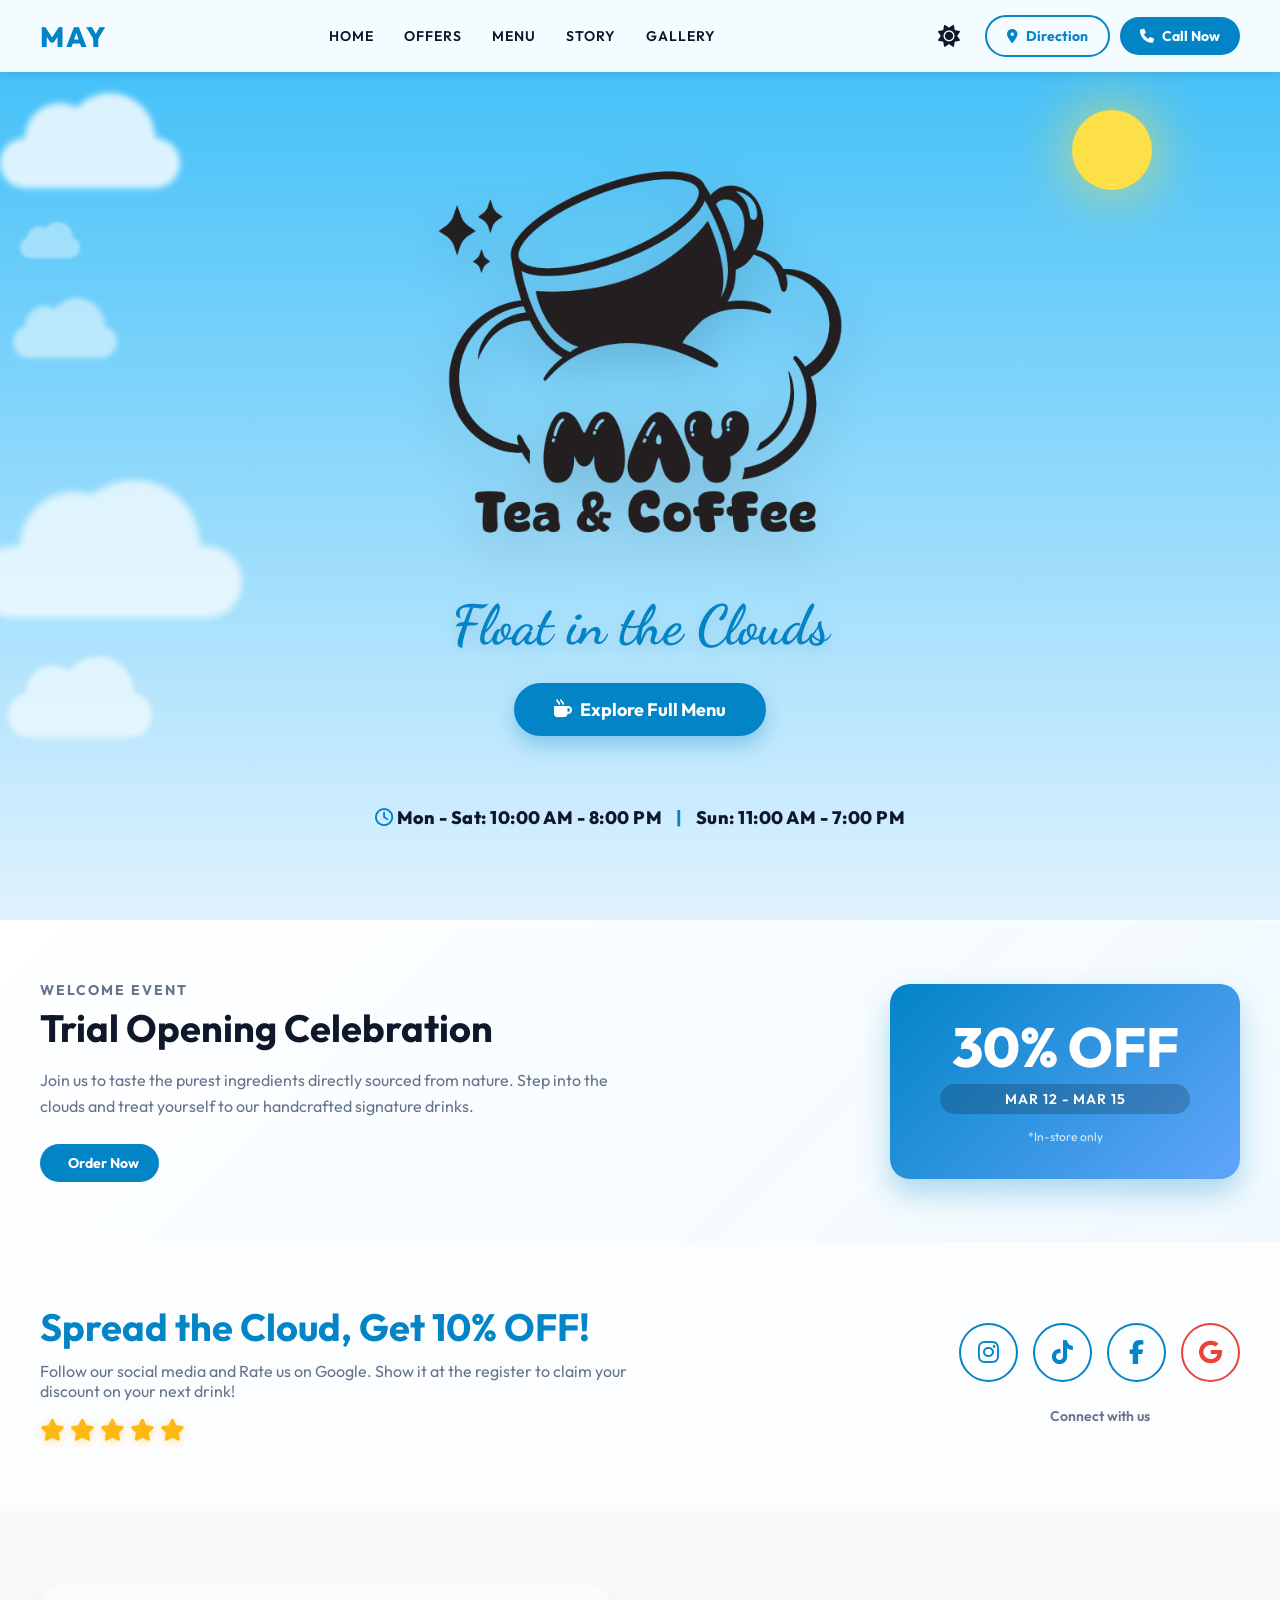
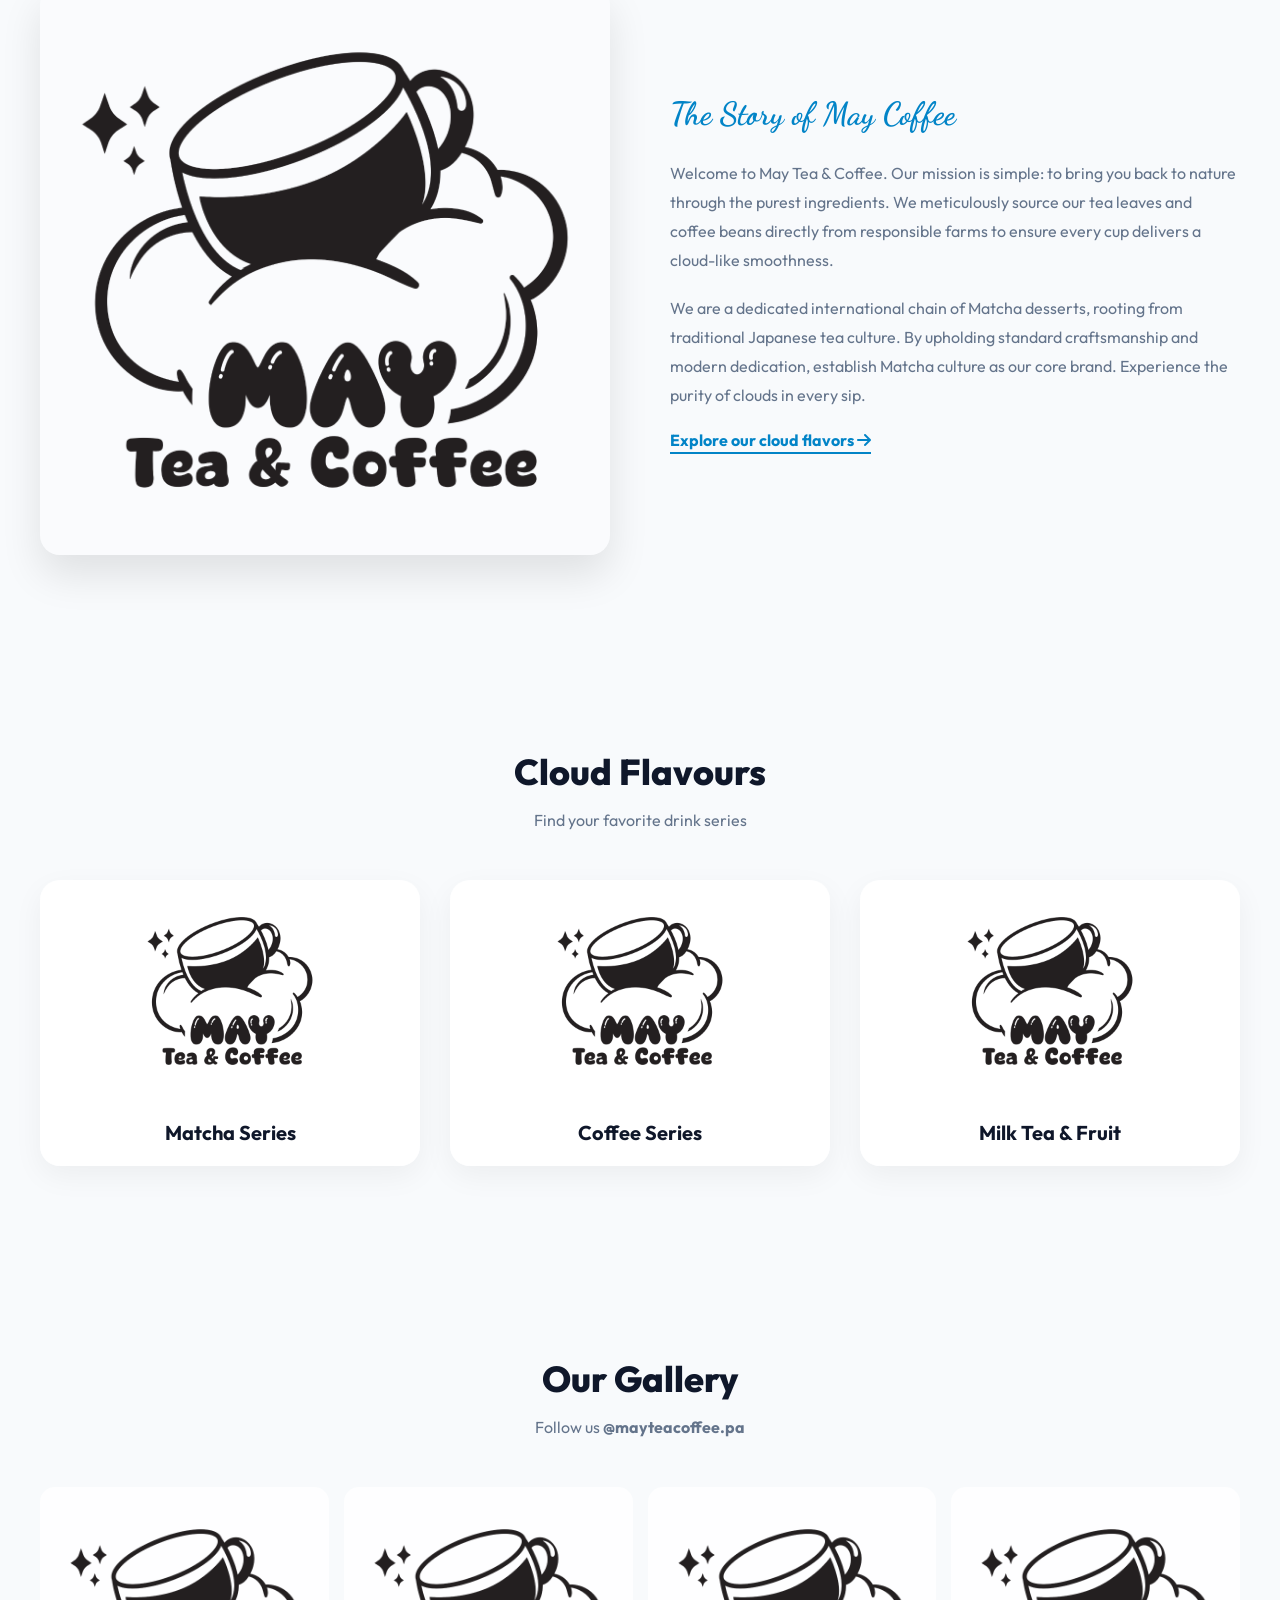
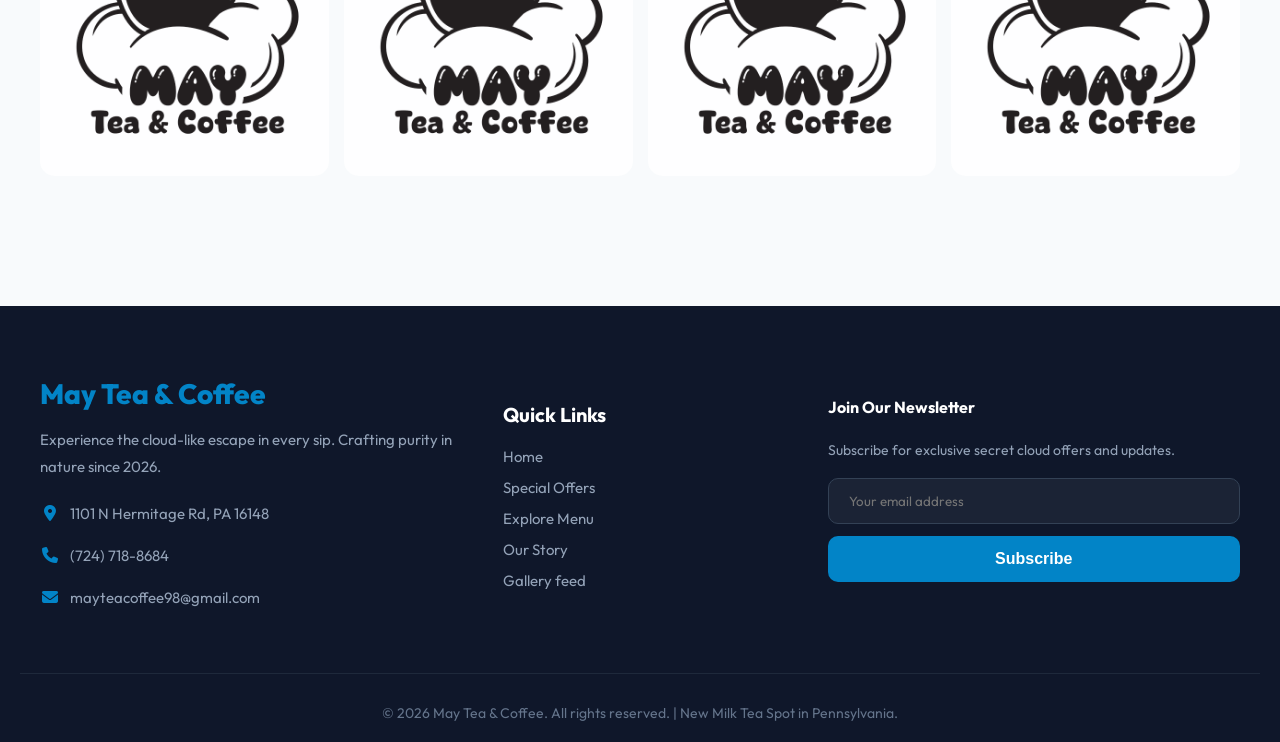
<file: index.html>
<!DOCTYPE html>
<html lang="en">
<head>
    <meta charset="UTF-8">
    <meta name="viewport" content="width=device-width, initial-scale=1.0">
    <title>May Tea & Coffee | Your Cloud Escape</title>
    <link href="https://fonts.googleapis.com/css2?family=Outfit:wght@300;400;500;700;800&family=Dancing+Script:wght@700&display=swap" rel="stylesheet">
    <link rel="stylesheet" href="https://cdnjs.cloudflare.com/ajax/libs/font-awesome/6.5.0/css/all.min.css">
    
    <style>
        /* ==== CSS RESET & BIẾN TOÀN CỤC (3 CHẾ ĐỘ: DAY, SUNSET, NIGHT) ==== */
        :root {
            --primary: #0284c7; 
            --primary-glow: rgba(2, 132, 199, 0.3);
            
            /* TRỜI SÁNG (DAY MODE) */
            --bg-main: #f8fafc;
            --text-main: #0f172a;
            --text-gray: #64748b;
            --card-bg: rgba(255, 255, 255, 0.9);
            --band-bg-1: linear-gradient(135deg, rgba(255, 255, 255, 0.9), rgba(240, 249, 255, 0.95));
            --band-bg-2: rgba(255, 255, 255, 0.6);
            --sky-top: #38bdf8; 
            --sky-bottom: #e0f2fe; 
            --cloud-color: #ffffff;
            --nav-bg: rgba(255, 255, 255, 0.95);
            --shadow: 0 10px 30px rgba(0,0,0,0.05);
            --glass-border: rgba(255,255,255,0.8);
        }

        /* HOÀNG HÔN (SUNSET MODE) */
        body.sunset-mode {
            --sky-top: #ff7e5f; 
            --sky-bottom: #feb47b;
            --cloud-color: rgba(255, 245, 245, 0.9); 
            --primary: #be123c; 
            --primary-glow: rgba(190, 18, 60, 0.3);
            --band-bg-1: linear-gradient(135deg, rgba(255, 245, 245, 0.9), rgba(254, 215, 170, 0.9));
            --band-bg-2: rgba(255, 255, 255, 0.5);
        }

        /* ĐÊM (NIGHT MODE) */
        body.dark-mode {
            --bg-main: #0f172a;
            --text-main: #f8fafc;
            --text-gray: #94a3b8;
            --card-bg: rgba(30, 41, 59, 0.9);
            --band-bg-1: linear-gradient(135deg, rgba(30, 41, 59, 0.9), rgba(15, 23, 42, 0.95));
            --band-bg-2: rgba(30, 41, 59, 0.5);
            --sky-top: #020617; 
            --sky-bottom: #1e293b;
            --cloud-color: #334155; 
            --nav-bg: rgba(15, 23, 42, 0.95);
            --primary: #38bdf8; 
            --shadow: 0 10px 30px rgba(0,0,0,0.5);
            --glass-border: rgba(255,255,255,0.1);
        }

        body, html {
            margin: 0; padding: 0;
            font-family: 'Outfit', sans-serif;
            color: var(--text-main);
            background-color: var(--bg-main);
            scroll-behavior: smooth;
            transition: background 1s ease, color 0.5s ease;
            overflow-x: hidden;
        }

        a { text-decoration: none; color: inherit; }

        /* ==== 1. HEADER ==== */
        .header {
            position: fixed; top: 0; left: 0; width: 100%;
            display: flex; justify-content: space-between; align-items: center;
            padding: 15px 40px; box-sizing: border-box;
            background: var(--nav-bg); backdrop-filter: blur(10px); -webkit-backdrop-filter: blur(10px);
            box-shadow: 0 2px 10px rgba(0,0,0,0.1);
            z-index: 1000; transition: all 0.5s ease;
        }

        .logo-text { font-family: 'Outfit', sans-serif; font-size: 28px; font-weight: 800; color: var(--primary); letter-spacing: 2px; text-transform: uppercase; transition: color 0.5s ease;}
        
        .nav-menu { display: flex; gap: 30px; }
        .nav-menu a { font-weight: 600; text-transform: uppercase; font-size: 14px; letter-spacing: 1px; transition: 0.3s; }
        .nav-menu a:hover { color: var(--primary); }

        .header-actions { display: flex; gap: 10px; align-items: center; }
        .btn {
            background: var(--primary); color: white;
            padding: 10px 20px; border-radius: 50px;
            font-weight: 700; transition: 0.3s; cursor: pointer; border: none; font-size: 14px;
            display: inline-flex; align-items: center; gap: 8px;
        }
        .btn:hover { transform: translateY(-2px); box-shadow: 0 10px 20px var(--primary-glow); filter: brightness(1.1); }
        .btn-outline { background: transparent; border: 2px solid var(--primary); color: var(--primary); }
        .btn-outline:hover { background: var(--primary); color: white; }
        
        .dark-toggle { font-size: 22px; color: var(--text-main); cursor: pointer; margin-right: 15px; transition: 0.3s; }
        .dark-toggle:hover { transform: scale(1.1); color: var(--primary); }

        /* Nút Hamburger cho Mobile */
        .mobile-menu-btn { display: none; font-size: 26px; color: var(--primary); cursor: pointer; margin-left: 5px; }

        /* MOBILE MENU OVERLAY (LỚP KÍNH MỜ TOÀN MÀN HÌNH) */
        .mobile-menu-overlay {
            position: fixed; top: 0; left: 0; width: 100%; height: 100vh;
            background: var(--nav-bg); backdrop-filter: blur(20px); -webkit-backdrop-filter: blur(20px);
            z-index: 2000; display: flex; flex-direction: column; justify-content: center; align-items: center;
            opacity: 0; pointer-events: none; transition: 0.4s ease; transform: translateY(-20px);
        }
        .mobile-menu-overlay.active { opacity: 1; pointer-events: all; transform: translateY(0); }
        .close-menu-btn { position: absolute; top: 20px; right: 25px; font-size: 36px; color: var(--text-main); cursor: pointer; }
        
        .mobile-nav-links { display: flex; flex-direction: column; gap: 30px; text-align: center; }
        .mobile-nav-links a { font-size: 24px; font-weight: 700; color: var(--text-main); text-transform: uppercase; letter-spacing: 2px; transition: 0.3s; }
        .mobile-nav-links a:hover { color: var(--primary); }

        /* THANH BOTTOM BAR (CHỈ HIỂN THỊ MOBILE) */
        .floating-bar { display: none; }

        /* ==== 2. HERO SECTION ==== */
        .hero {
            position: relative; min-height: 80vh; 
            background: linear-gradient(180deg, var(--sky-top) 0%, var(--sky-bottom) 100%);
            display: flex; flex-direction: column; justify-content: center; align-items: center;
            text-align: center; padding: 120px 20px 80px; overflow: hidden; 
            transition: background 1s ease;
        }

        .sun-moon-box { position: absolute; top: 12%; right: 10%; width: 80px; height: 80px; transition: all 1s ease; z-index: 1; }
        body.sunset-mode .sun-moon-box { display: none; }
        .sun-moon { width: 100%; height: 100%; border-radius: 50%; background: #fde047; box-shadow: 0 0 60px rgba(253, 224, 71, 0.8); transition: all 1s ease; }
        body.dark-mode .sun-moon { background: transparent; box-shadow: inset -15px -15px 0 0 #f8fafc, 0 0 30px rgba(255,255,255,0.2); }

        .moving-clouds { position: absolute; top: 0; left: 0; width: 100%; height: 100%; z-index: 2; pointer-events: none; }
        .cloud-anim { position: absolute; background: var(--cloud-color); border-radius: 50px; filter: blur(3px); transition: background 1s ease; }
        .cloud-anim::before, .cloud-anim::after { content: ''; position: absolute; background: var(--cloud-color); border-radius: 50%; transition: background 1s ease; }
        
        .c1 { width: 180px; height: 50px; top: 15%; opacity: 0.8; animation: drift 45s linear infinite; }
        .c1::before { width: 70px; height: 70px; top: -35px; left: 25px; } .c1::after { width: 90px; height: 90px; top: -45px; right: 25px; }
        .c2 { width: 130px; height: 40px; top: 35%; opacity: 0.5; transform: scale(0.8); animation: drift 35s linear infinite reverse; }
        .c2::before { width: 50px; height: 50px; top: -25px; left: 15px; } .c2::after { width: 70px; height: 70px; top: -35px; right: 15px; }
        .c3 { width: 220px; height: 60px; top: 60%; opacity: 0.7; transform: scale(1.2); animation: drift 60s linear infinite; }
        .c3::before { width: 90px; height: 90px; top: -45px; left: 35px; } .c3::after { width: 110px; height: 110px; top: -55px; right: 35px; }
        .c4 { width: 100px; height: 35px; top: 25%; opacity: 0.4; transform: scale(0.6); animation: drift 25s linear infinite reverse; }
        .c4::before { width: 40px; height: 40px; top: -18px; left: 12px; } .c4::after { width: 50px; height: 50px; top: -25px; right: 12px; }
        .c5 { width: 160px; height: 50px; top: 75%; opacity: 0.6; transform: scale(0.9); animation: drift 50s linear infinite; }
        .c5::before { width: 60px; height: 60px; top: -30px; left: 20px; } .c5::after { width: 80px; height: 80px; top: -40px; right: 20px; }

        @keyframes drift { from { left: -30%; } to { left: 110%; } }

        .hero-content { position: relative; z-index: 10; display: flex; flex-direction: column; align-items: center;}
        .hero-logo { width: 440px; max-width: 90vw; margin-bottom: 20px; filter: drop-shadow(0 15px 25px rgba(0,0,0,0.15)); animation: float 6s ease-in-out infinite; transition: all 0.5s ease; }
        .hero h1 { font-family: 'Dancing Script', cursive; font-size: 55px; margin: 0 0 25px; color: var(--primary); text-shadow: 0 5px 15px rgba(0,0,0,0.1); transition: color 1s ease;}
        
        .store-hours { margin-top: 40px; font-size: 18px; font-weight: 800; color: #0f172a; letter-spacing: 0.5px; transition: color 0.5s ease; }
        body.sunset-mode .store-hours, body.dark-mode .store-hours { color: #f8fafc; }
        @keyframes float { 0% { transform: translateY(0); } 50% { transform: translateY(-15px); } 100% { transform: translateY(0); } }

        .placeholder-img { object-fit: contain !important; padding: 20px; box-sizing: border-box; background: rgba(255, 255, 255, 0.2); }

        /* ==== 3 & 4. FULL-WIDTH BANDS (TRẢI RỘNG 100% BỀ NGANG) ==== */
        .full-width-section { width: 100%; padding: 60px 20px; box-sizing: border-box; position: relative; z-index: 20; backdrop-filter: blur(15px); -webkit-backdrop-filter: blur(15px); }
        .offer-section { background: var(--band-bg-1); border-top: 1px solid var(--glass-border); border-bottom: 1px solid var(--glass-border); }
        .social-section { background: var(--band-bg-2); border-bottom: 1px solid var(--glass-border); }

        .band-container { max-width: 1200px; margin: 0 auto; display: flex; justify-content: space-between; align-items: center; gap: 50px; }

        .offer-text { flex: 1; text-align: left; }
        .offer-text h3 { color: var(--text-gray); font-size: 14px; text-transform: uppercase; letter-spacing: 2px; margin: 0;}
        .offer-text h2 { font-size: 38px; color: var(--text-main); margin: 5px 0 15px;}
        .offer-text p { font-size: 16px; color: var(--text-gray); margin-bottom: 25px; line-height: 1.6; max-width: 600px;}
        
        .offer-discount { background: linear-gradient(135deg, var(--primary), #60a5fa); padding: 35px 50px; border-radius: 20px; color: white; text-align: center; box-shadow: 0 15px 30px var(--primary-glow); min-width: 250px; }
        .offer-discount .percent { font-size: 55px; font-weight: 800; line-height: 1; margin-bottom: 10px; font-family: 'Outfit', sans-serif;}
        .offer-discount .date { font-size: 14px; font-weight: 600; text-transform: uppercase; letter-spacing: 1px; background: rgba(0,0,0,0.2); padding: 6px 15px; border-radius: 20px;}

        .social-text { flex: 1; text-align: left;}
        .social-text h2 { font-size: 38px; color: var(--primary); margin: 0 0 10px;}
        .social-text p { font-size: 16px; color: var(--text-gray); margin: 0; max-width: 600px;}
        .stars { color: #FDB813; font-size: 22px; margin-top: 15px; letter-spacing: 5px; filter: drop-shadow(0 2px 4px rgba(253, 184, 19, 0.4));}
        
        .social-actions { display: flex; flex-direction: column; align-items: center; gap: 15px; min-width: 250px;}
        .social-links { display: flex; gap: 15px; }
        .social-links a { 
            width: 55px; height: 55px; border-radius: 50%; display: flex; align-items: center; justify-content: center;
            font-size: 24px; color: var(--primary); background: transparent; border: 2px solid var(--primary); transition: all 0.3s cubic-bezier(0.4, 0, 0.2, 1); position: relative; overflow: hidden;
        }
        .social-links a::after { content: ''; position: absolute; top: 50%; left: 50%; width: 0; height: 0; background: var(--primary); border-radius: 50%; transform: translate(-50%, -50%); transition: all 0.4s ease; z-index: -1; }
        .social-links a:hover { transform: translateY(-5px); color: white; border-color: var(--primary); box-shadow: 0 10px 20px var(--primary-glow); }
        .social-links a:hover::after { width: 150%; height: 150%; }
        .social-links a.social-google { color: #ea4335; border-color: #ea4335; }
        .social-links a.social-google::after { background: #ea4335; }
        .social-links a.social-google:hover { border-color: #ea4335; box-shadow: 0 10px 20px rgba(234, 67, 53, 0.2); }

        /* ==== 5. ABOUT US, CATEGORIES, GALLERY ==== */
        .section { padding: 80px 20px; max-width: 1200px; margin: 0 auto; position: relative; z-index: 10;}
        .section-title { text-align: center; font-size: 36px; font-weight: 800; margin-bottom: 10px; color: var(--text-main);}
        .section-subtitle { text-align: center; color: var(--text-gray); margin-bottom: 50px; }

        .about-grid { display: grid; grid-template-columns: 1fr 1fr; gap: 60px; align-items: center; }
        .about-img img { width: 100%; border-radius: 20px; box-shadow: 0 20px 40px rgba(0,0,0,0.1); }
        .about-text h2 { font-size: 32px; margin-top: 0; color: var(--primary); font-family: 'Dancing Script', cursive; }
        .about-text p { font-size: 16px; line-height: 1.8; color: var(--text-gray); margin-bottom: 20px; }

        .category-grid { display: grid; grid-template-columns: repeat(3, 1fr); gap: 30px; }
        .category-card { background: var(--card-bg); border-radius: 20px; overflow: hidden; box-shadow: var(--shadow); text-align: center; padding-bottom: 20px; transition: 0.3s; border: 1px solid var(--glass-border); }
        .category-card:hover { transform: translateY(-10px); }
        .category-card img { width: 100%; height: 220px; margin-bottom: 15px; } 
        .category-card h3 { font-size: 20px; margin: 0; color: var(--text-main);}

        .gallery-grid { display: grid; grid-template-columns: repeat(4, 1fr); gap: 15px; }
        .gallery-item { position: relative; overflow: hidden; border-radius: 15px; aspect-ratio: 1 / 1; }
        .gallery-item img { width: 100%; height: 100%; transition: transform 0.5s; background: var(--card-bg);}
        .gallery-item:hover img { transform: scale(1.1); }
        .gallery-overlay { position: absolute; top: 0; left: 0; width: 100%; height: 100%; background: rgba(2, 132, 199, 0.6); display: flex; justify-content: center; align-items: center; opacity: 0; transition: opacity 0.3s; color: white; font-size: 30px; pointer-events: none; }
        .gallery-item:hover .gallery-overlay { opacity: 1; }

        /* ==== 6. FOOTER ==== */
        .footer { background: #0f172a; color: white; padding: 70px 20px 20px; margin-top: 50px; }
        .footer-container { max-width: 1200px; margin: 0 auto; display: grid; grid-template-columns: 1.5fr 1fr 1.5fr; gap: 50px; }
        .footer-logo { font-size: 28px; font-weight: 800; margin-bottom: 15px; color: var(--primary); font-family: 'Outfit', sans-serif;}
        .footer-text { color: #94a3b8; line-height: 1.8; font-size: 15px; margin-bottom: 12px; display: flex; align-items: center; gap: 10px;}
        .footer-text i { color: var(--primary); font-size: 16px; width: 20px; text-align: center;}
        
        .footer-links h4 { font-size: 20px; margin-bottom: 20px; color: white; }
        .footer-links a { color: #94a3b8; display: block; margin-bottom: 12px; font-size: 15px; transition: 0.3s; }
        .footer-links a:hover { color: var(--primary); transform: translateX(5px); }
        
        .newsletter-form { display: flex; flex-direction: column; gap: 12px; margin-top: 15px; }
        .newsletter-form input { padding: 14px 20px; border-radius: 10px; border: 1px solid #334155; outline: none; background: rgba(255,255,255,0.05); color: white; font-family: 'Outfit';}
        .newsletter-form button { background: var(--primary); color: white; border: none; padding: 14px; border-radius: 10px; font-weight: 700; cursor: pointer; font-size: 16px; transition: 0.3s;}
        .newsletter-form button:hover { background: #0ea5e9; }
        
        .footer-bottom { text-align: center; padding-top: 30px; margin-top: 50px; border-top: 1px solid #1e293b; color: #64748b; font-size: 14px; }

        /* ==== RESPONSIVE (SỬA LỖI ĐIỆN THOẠI Ở ĐÂY) ==== */
        @media (max-width: 992px) {
            .nav-menu { gap: 15px; }
            .hero-logo { width: 300px; }
            .band-container { flex-direction: column; text-align: center; gap: 30px; }
            .offer-text p, .social-text p { margin: 0 auto 20px; }
            .offer-discount { width: 100%; box-sizing: border-box; }
            .category-grid { grid-template-columns: repeat(2, 1fr); }
            .footer-container { grid-template-columns: 1fr; gap: 30px;}
            .about-grid { grid-template-columns: 1fr; gap: 30px; }
            .gallery-grid { grid-template-columns: repeat(2, 1fr); }
        }

        /* DÀNH RIÊNG CHO MOBILE */
        @media (max-width: 768px) {
            .header { padding: 15px 20px; }
            .desktop-only { display: none !important; } /* Ẩn nút trên header desktop */
            .nav-menu { display: none; } /* Ẩn menu ngang */
            .mobile-menu-btn { display: block; } /* Hiện nút Hamburger */
            
            .hero-logo { width: 280px; }
            .hero h1 { font-size: 42px; }
            .store-hours { font-size: 16px; display: flex; flex-direction: column; gap: 5px; }
            .store-hours span { display: none; } 
            
            .category-grid { grid-template-columns: 1fr; }
            .full-width-section { padding: 40px 20px; }
            .social-text h2 { font-size: 28px; }

            /* BOTTOM BAR CHO ĐIỆN THOẠI */
            .floating-bar { 
                display: flex; position: fixed; bottom: 20px; left: 50%; transform: translateX(-50%); 
                width: 90%; background: var(--card-bg); backdrop-filter: blur(15px); -webkit-backdrop-filter: blur(15px);
                border: 1px solid var(--glass-border); border-radius: 100px; padding: 8px; z-index: 1000; 
                box-shadow: 0 15px 35px var(--primary-glow);
            }
            .action-btn { flex: 1; display: flex; align-items: center; justify-content: center; gap: 8px; font-weight: 800; font-size: 15px; padding: 12px 0; border-radius: 100px; transition: 0.3s; color: var(--text-main); }
            .btn-call { color: var(--primary); } 
            .btn-dir { color: #059669; } 
            .floating-bar .divider { width: 1px; height: 30px; background: var(--text-gray); opacity: 0.2; }
            
            /* Thêm khoảng trống dưới footer để không bị bottom bar che mất */
            .footer { padding-bottom: 100px; }
        }
    </style>
</head>
<body class="light-mode">

    <header class="header">
        <div class="logo-text">MAY</div>
        <nav class="nav-menu">
            <a href="#home">Home</a>
            <a href="#offers">Offers</a>
            <a href="#categories">Menu</a>
            <a href="#about">Story</a>
            <a href="#gallery">Gallery</a>
        </nav>
        <div class="header-actions">
            <i class="fa-solid fa-sun dark-toggle" id="darkModeBtn" onclick="toggleTheme()" title="Change Time of Day"></i>
            
            <a href="https://www.google.com/maps/dir/?api=1&destination=1101+N+Hermitage+Rd+Hermitage+PA+16148" target="_blank" class="btn btn-outline desktop-only"><i class="fa-solid fa-location-dot"></i> Direction</a>
            <a href="tel:7247188684" class="btn desktop-only"><i class="fa-solid fa-phone"></i> Call Now</a>
            
            <i class="fa-solid fa-bars mobile-menu-btn" onclick="toggleMobileMenu()"></i>
        </div>
    </header>

    <div class="mobile-menu-overlay" id="mobileMenu">
        <i class="fa-solid fa-xmark close-menu-btn" onclick="toggleMobileMenu()"></i>
        <div class="mobile-nav-links">
            <a href="#home" onclick="toggleMobileMenu()">Home</a>
            <a href="#offers" onclick="toggleMobileMenu()">Special Offers</a>
            <a href="menu.html">Full Menu</a>
            <a href="#about" onclick="toggleMobileMenu()">Our Story</a>
            <a href="#gallery" onclick="toggleMobileMenu()">Gallery</a>
        </div>
    </div>

    <section class="hero" id="home">
        <div class="sun-moon-box"><div class="sun-moon"></div></div>
        <div class="moving-clouds">
            <div class="cloud-anim c1"></div><div class="cloud-anim c2"></div><div class="cloud-anim c3"></div><div class="cloud-anim c4"></div><div class="cloud-anim c5"></div>
        </div>

        <div class="hero-content">
            <img src="images/logo.png" alt="May Tea & Coffee" id="hero-logo" class="hero-logo dynamic-logo">
            <h1>Float in the Clouds</h1>
            <a href="menu.html" class="btn" style="font-size: 18px; padding: 15px 40px; box-shadow: 0 10px 20px var(--primary-glow); margin-bottom: 10px;"><i class="fa-solid fa-mug-hot"></i> Explore Full Menu</a>
            <br>
            <div class="store-hours">
                <i class="fa-regular fa-clock" style="color: var(--primary);"></i> 
                Mon - Sat: 10:00 AM - 8:00 PM <span style="margin: 0 10px; color: var(--primary);">|</span> Sun: 11:00 AM - 7:00 PM
            </div>
        </div>
    </section>

    <section class="full-width-section offer-section" id="offers">
        <div class="band-container">
            <div class="offer-text">
                <h3>Welcome Event</h3>
                <h2>Trial Opening Celebration</h2>
                <p>Join us to taste the purest ingredients directly sourced from nature. Step into the clouds and treat yourself to our handcrafted signature drinks.</p>
                <a href="menu.html" class="btn"><i class="fa-solid fa-cup-togo"></i> Order Now</a>
            </div>
            
            <div class="offer-discount">
                <div class="percent">30% OFF</div>
                <div class="date">Mar 12 - Mar 15</div>
                <div style="margin-top: 15px; font-size: 12px; opacity: 0.8;">*In-store only</div>
            </div>
        </div>
    </section>

    <section class="full-width-section social-section" id="social">
        <div class="band-container">
            <div class="social-text">
                <h2>Spread the Cloud, Get 10% OFF!</h2>
                <p>Follow our social media and Rate us on Google. Show it at the register to claim your discount on your next drink!</p>
                <div class="stars">
                    <i class="fa-solid fa-star"></i><i class="fa-solid fa-star"></i><i class="fa-solid fa-star"></i><i class="fa-solid fa-star"></i><i class="fa-solid fa-star"></i>
                </div>
            </div>
            
            <div class="social-actions">
                <div class="social-links">
                    <a href="https://www.instagram.com/mayteacoffee.pa" target="_blank" title="Follow us on Instagram"><i class="fa-brands fa-instagram"></i></a>
                    <a href="https://www.tiktok.com/@may.tea.coffee0" target="_blank" title="Follow us on TikTok"><i class="fa-brands fa-tiktok"></i></a>
                    <a href="https://www.facebook.com/profile.php?id=61587109587784" target="_blank" title="Follow us on Facebook"><i class="fa-brands fa-facebook-f"></i></a>
                    <a href="#" target="_blank" class="social-google" title="Rate us on Google"><i class="fa-brands fa-google"></i></a>
                </div>
                <span style="font-size: 14px; font-weight: 600; color: var(--text-gray); margin-top: 10px;">Connect with us</span>
            </div>
        </div>
    </section>

    <section class="section bg-light" id="about">
        <div class="about-grid">
            <div class="about-img">
                <img src="images/logo.png" alt="May Coffee Logo" class="placeholder-img dynamic-logo" style="border-radius: 20px; box-shadow: 0 20px 40px rgba(0,0,0,0.1); width: 100%;">
            </div>
            <div class="about-text">
                <h2>The Story of May Coffee</h2>
                <p>Welcome to May Tea & Coffee. Our mission is simple: to bring you back to nature through the purest ingredients. We meticulously source our tea leaves and coffee beans directly from responsible farms to ensure every cup delivers a cloud-like smoothness.</p>
                <p>We are a dedicated international chain of Matcha desserts, rooting from traditional Japanese tea culture. By upholding standard craftsmanship and modern dedication, establish Matcha culture as our core brand. Experience the purity of clouds in every sip.</p>
                <a href="menu.html" style="color: var(--primary); font-weight: 700; border-bottom: 2px solid var(--primary); padding-bottom: 2px;">Explore our cloud flavors <i class="fa-solid fa-arrow-right"></i></a>
            </div>
        </div>
    </section>

    <section class="section" id="categories">
        <h2 class="section-title">Cloud Flavours</h2>
        <p class="section-subtitle">Find your favorite drink series</p>
        <div class="category-grid">
            <a href="menu.html#matcha" class="category-card">
                <img src="images/logo.png" alt="Matcha Series" class="placeholder-img dynamic-logo">
                <h3>Matcha Series</h3>
            </a>
            <a href="menu.html#coffee" class="category-card">
                <img src="images/logo.png" alt="Coffee Series" class="placeholder-img dynamic-logo">
                <h3>Coffee Series</h3>
            </a>
            <a href="menu.html#milktea" class="category-card">
                <img src="images/logo.png" alt="Milk Tea" class="placeholder-img dynamic-logo">
                <h3>Milk Tea & Fruit</h3>
            </a>
        </div>
    </section>

    <section class="section" id="gallery">
        <h2 class="section-title">Our Gallery</h2>
        <p class="section-subtitle">Follow us <strong>@mayteacoffee.pa</strong></p>

        <div class="gallery-grid">
            <div class="gallery-item">
                <img src="images/logo.png" alt="Gallery" class="placeholder-img dynamic-logo">
                <div class="gallery-overlay"><i class="fa-brands fa-instagram"></i></div>
            </div>
            <div class="gallery-item">
                <img src="images/logo.png" alt="Gallery" class="placeholder-img dynamic-logo">
                <div class="gallery-overlay"><i class="fa-brands fa-instagram"></i></div>
            </div>
            <div class="gallery-item">
                <img src="images/logo.png" alt="Gallery" class="placeholder-img dynamic-logo">
                <div class="gallery-overlay"><i class="fa-brands fa-instagram"></i></div>
            </div>
            <div class="gallery-item">
                <img src="images/logo.png" alt="Gallery" class="placeholder-img dynamic-logo">
                <div class="gallery-overlay"><i class="fa-brands fa-instagram"></i></div>
            </div>
        </div>
    </section>

    <footer class="footer">
        <div class="footer-container">
            <div>
                <div class="footer-logo">May Tea & Coffee</div>
                <p class="footer-text" style="margin-bottom: 20px;">Experience the cloud-like escape in every sip. Crafting purity in nature since 2026.</p>
                <p class="footer-text"><i class="fa-solid fa-location-dot"></i> 1101 N Hermitage Rd, PA 16148</p>
                <p class="footer-text"><i class="fa-solid fa-phone"></i> (724) 718-8684</p>
                <p class="footer-text"><i class="fa-solid fa-envelope"></i> mayteacoffee98@gmail.com</p>
            </div>

            <div class="footer-links">
                <h4>Quick Links</h4>
                <a href="#home">Home</a>
                <a href="#offers">Special Offers</a>
                <a href="menu.html">Explore Menu</a>
                <a href="#about">Our Story</a>
                <a href="#gallery">Gallery feed</a>
            </div>

            <div>
                <h4>Join Our Newsletter</h4>
                <p class="footer-text" style="margin-bottom: 15px; font-size: 14px;">Subscribe for exclusive secret cloud offers and updates.</p>
                <form class="newsletter-form" action="https://formspree.io/f/your_form_id_here" method="POST">
                    <input type="email" name="email" placeholder="Your email address" required>
                    <button type="submit">Subscribe</button>
                </form>
            </div>
        </div>

        <div class="footer-bottom">
            © 2026 May Tea & Coffee. All rights reserved. | New Milk Tea Spot in Pennsylvania.
        </div>
    </footer>

    <nav class="floating-bar">
        <a href="tel:7247188684" class="action-btn btn-call">
            <i class="fa-solid fa-phone"></i> CALL
        </a>
        <div class="divider"></div>
        <a href="https://www.google.com/maps/dir/?api=1&destination=1101+N+Hermitage+Rd+Hermitage+PA+16148" target="_blank" class="action-btn btn-dir">
            <i class="fa-solid fa-location-arrow"></i> DIRECTION
        </a>
    </nav>

    <script>
        // Menu trên Mobile
        function toggleMobileMenu() {
            const menu = document.getElementById('mobileMenu');
            menu.classList.toggle('active');
        }

        // Logic Đổi 3 Chế độ Thời tiết
        function toggleTheme() {
            const body = document.body;
            const icon = document.getElementById('darkModeBtn');
            const dynamicLogos = document.querySelectorAll('.dynamic-logo');
            let newLogoSrc = '';

            if (body.classList.contains('dark-mode')) {
                body.classList.remove('dark-mode');
                
                if (Math.random() > 0.5) {
                    body.classList.add('sunset-mode');
                    newLogoSrc = 'images/website-images/sunset-mode-logo.png';
                } else {
                    body.classList.remove('sunset-mode');
                    newLogoSrc = 'images/website-images/dark-mode-logo.png';
                }
                
                icon.className = 'fa-solid fa-sun dark-toggle';
            } 
            else {
                body.classList.remove('sunset-mode');
                body.classList.add('dark-mode');
                
                newLogoSrc = 'images/website-images/light-mode-logo.png';
                icon.className = 'fa-solid fa-moon dark-toggle';
            }

            dynamicLogos.forEach(img => {
                img.src = newLogoSrc;
            });
        }
    </script>
</body>
</html>
</file>
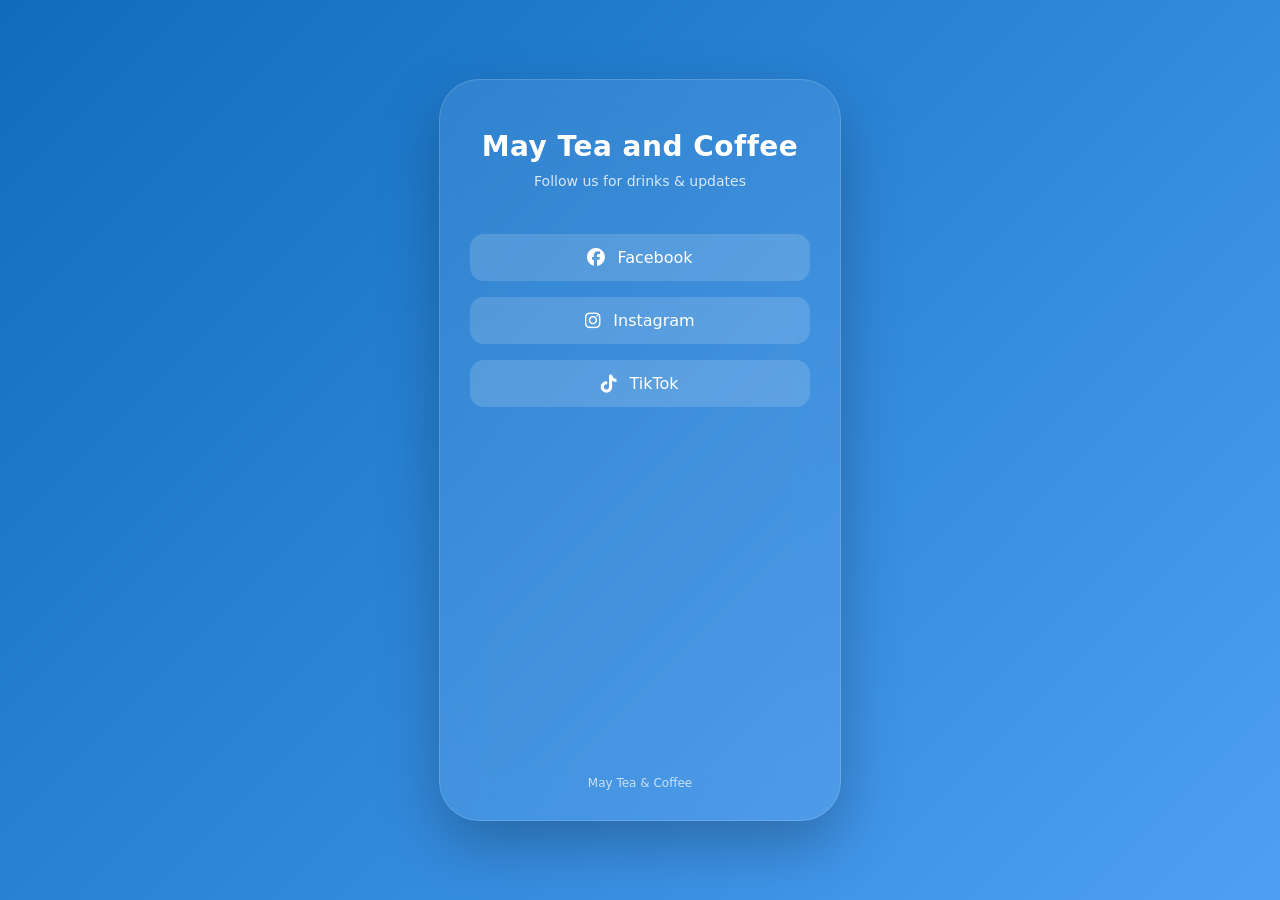
<file: indext.html>
<!DOCTYPE html>
<html lang="en">
<head>
<meta charset="UTF-8">
<meta name="viewport" content="width=device-width, initial-scale=1.0">

<title>May Tea and Coffee</title>

<link rel="stylesheet" href="https://cdnjs.cloudflare.com/ajax/libs/font-awesome/6.5.0/css/all.min.css">

<style>

body{
    margin:0;
    height:100vh;
    display:flex;
    justify-content:center;
    align-items:center;
    background:linear-gradient(135deg,#0f6cbd,#4ea0f5);
    font-family:"Segoe UI", "Segoe UI Variable", system-ui, sans-serif;
}

.phone{
    width:340px;
    height:640px;
    background:rgba(255,255,255,0.08);
    backdrop-filter:blur(20px);
    border-radius:40px;
    box-shadow:0 25px 60px rgba(0,0,0,0.25);
    padding:50px 30px;
    color:white;
    text-align:center;
    border:1px solid rgba(255,255,255,0.15);
}

.logo{
    font-size:28px;
    font-weight:600;
    letter-spacing:0.5px;
    margin-bottom:10px;
}

.subtitle{
    font-size:14px;
    opacity:0.8;
    margin-bottom:45px;
}

.links a{
    display:flex;
    align-items:center;
    justify-content:center;
    gap:12px;
    background:rgba(255,255,255,0.15);
    text-decoration:none;
    color:white;
    padding:14px;
    margin:16px 0;
    border-radius:14px;
    font-size:16px;
    font-weight:500;
    transition:all .25s ease;
}

.links a:hover{
    background:white;
    color:#0f6cbd;
    transform:translateY(-2px);
    box-shadow:0 10px 25px rgba(0,0,0,0.15);
}

.links i{
    font-size:18px;
}

.footer{
    position:absolute;
    bottom:30px;
    left:0;
    right:0;
    text-align:center;
    font-size:12px;
    opacity:0.7;
}

</style>
</head>

<body>

<div class="phone">

<div class="logo">May Tea and Coffee</div>
<div class="subtitle">Follow us for drinks & updates</div>

<div class="links">

<a href="https://www.instagram.com/mayteacoffee.pa">
<i class="fab fa-facebook"></i>
Facebook
</a>

<a href="https://www.facebook.com/profile.php?id=61587109587784&mibextid=wwXIfr&rdid=9fcWA5SAmX7YHjb0#">
<i class="fab fa-instagram"></i>
Instagram
</a>

<a href="https://www.tiktok.com/@may.tea.coffee0?_r=1&_t=ZS-94S4VqVJB57">
<i class="fab fa-tiktok"></i>
TikTok
</a>

</div>

<div class="footer">
May Tea & Coffee
</div>

</div>

</body>
</html>
</file>
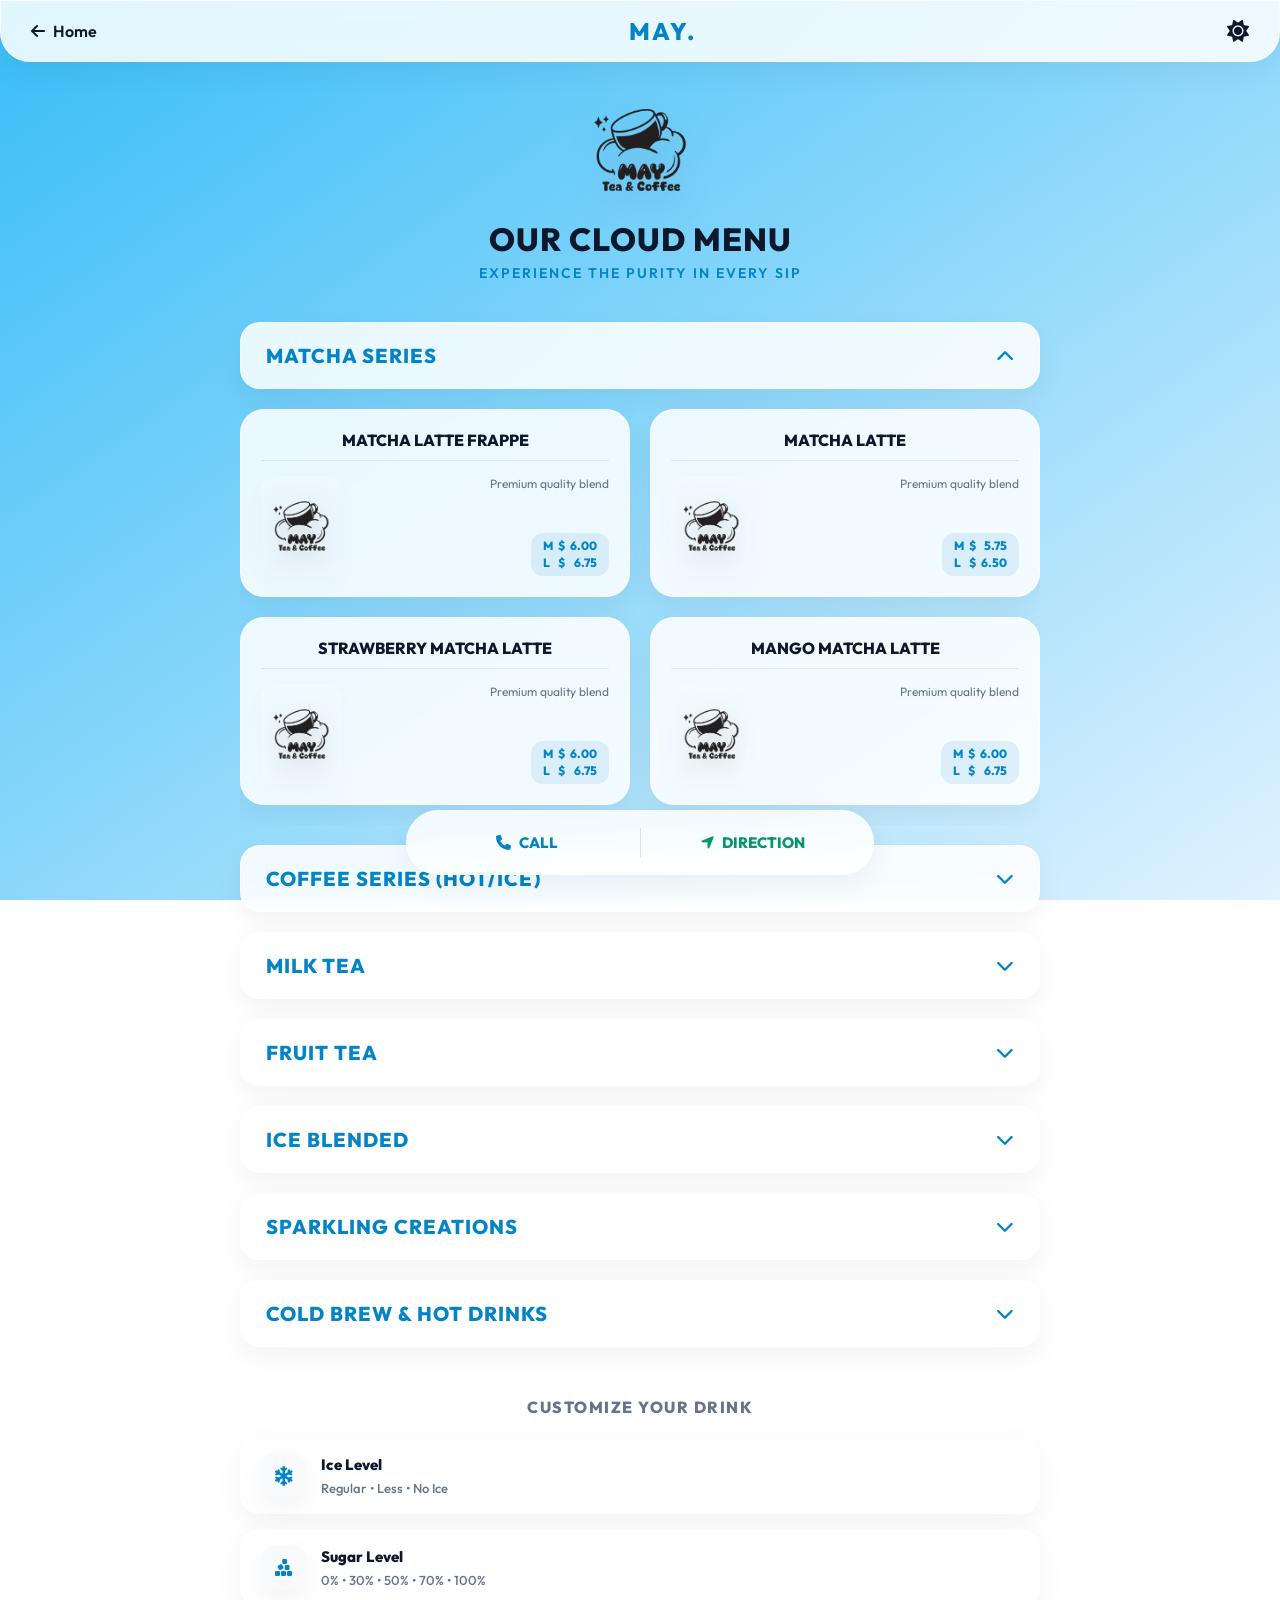
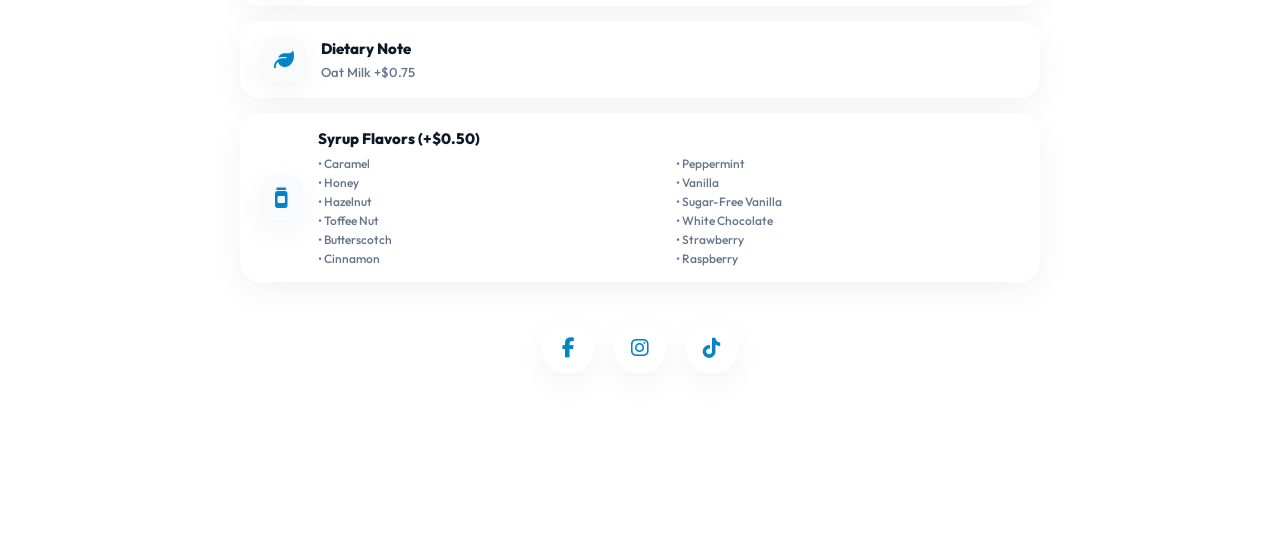
<file: menu.html>
<!DOCTYPE html>
<html lang="en">
<head>
    <meta charset="UTF-8">
    <meta name="viewport" content="width=device-width, initial-scale=1.0">
    <title>Menu | May Tea & Coffee</title>
    <link href="https://fonts.googleapis.com/css2?family=Outfit:wght@300;400;500;700;800&family=Dancing+Script:wght@700&display=swap" rel="stylesheet">
    <link rel="stylesheet" href="https://cdnjs.cloudflare.com/ajax/libs/font-awesome/6.5.0/css/all.min.css">
    <link rel="stylesheet" href="style.css">
</head>
<body class="light-mode">
    
    <header class="top-nav glass-card">
        <a href="index.html" class="back-btn"><i class="fa-solid fa-arrow-left"></i> Home</a>
        <div class="logo-text">MAY.</div>
        <i class="fa-solid fa-sun dark-toggle" id="darkModeBtn" onclick="toggleTheme()" title="Change Time of Day"></i>
    </header>

    <div class="app-container">
        <header class="header">
            <img src="images/logo.png" alt="May Tea & Coffee" class="logo dynamic-logo">
            <h1>Our Cloud Menu</h1>
            <p class="tagline">Experience the purity in every sip</p>
        </header>

        <main id="menu-container"></main>

        <h3 class="options-title">Customize Your Drink</h3>
        <div class="note-box">
            <div class="note-card glass-card">
                <div class="note-icon"><i class="fa-solid fa-snowflake"></i></div>
                <div class="note-text">
                    <strong>Ice Level</strong>
                    <span>Regular • Less • No Ice</span>
                </div>
            </div>
            <div class="note-card glass-card">
                <div class="note-icon"><i class="fa-solid fa-cubes-stacked"></i></div>
                <div class="note-text">
                    <strong>Sugar Level</strong>
                    <span>0% • 30% • 50% • 70% • 100%</span>
                </div>
            </div>
            <div class="note-card glass-card">
                <div class="note-icon"><i class="fa-solid fa-leaf"></i></div>
                <div class="note-text">
                    <strong>Dietary Note</strong>
                    <span>Oat Milk +$0.75</span>
                </div>
            </div>
            <div class="note-card glass-card">
                <div class="note-icon"><i class="fa-solid fa-jar"></i></div>
                <div class="note-text syrup-box">
                    <strong>Syrup Flavors (+$0.50)</strong>
                    <div class="syrup-grid">
                        <span>• Caramel</span>
                        <span>• Peppermint</span>
                        <span>• Honey</span>
                        <span>• Vanilla</span>
                        <span>• Hazelnut</span>
                        <span>• Sugar-Free Vanilla</span>
                        <span>• Toffee Nut</span>
                        <span>• White Chocolate</span>
                        <span>• Butterscotch</span>
                        <span>• Strawberry</span>
                        <span>• Cinnamon</span>
                        <span>• Raspberry</span>
                    </div>
                </div>
            </div>
        </div>

        <div class="social-links">
            <a href="https://www.facebook.com/profile.php?id=61587109587784" target="_blank" class="glass-card"><i class="fab fa-facebook-f"></i></a>
            <a href="https://www.instagram.com/mayteacoffee.pa" target="_blank" class="glass-card"><i class="fab fa-instagram"></i></a>
            <a href="https://www.tiktok.com/@may.tea.coffee0" target="_blank" class="glass-card"><i class="fab fa-tiktok"></i></a>
        </div>

        <div class="bottom-spacer"></div>
    </div>

    <nav class="floating-bar glass-card">
        <a href="tel:7247188684" class="action-btn btn-call">
            <i class="fa-solid fa-phone"></i> CALL
        </a>
        <div class="divider"></div>
        <a href="https://www.google.com/maps/dir/?api=1&destination=1101+N+Hermitage+Rd+Hermitage+PA+16148" target="_blank" class="action-btn btn-dir">
            <i class="fa-solid fa-location-arrow"></i> DIRECTION
        </a>
    </nav>

    <script src="menu.js"></script>
    
    <script>
        function toggleTheme() {
            const body = document.body;
            const icon = document.getElementById('darkModeBtn');
            const dynamicLogos = document.querySelectorAll('.dynamic-logo');
            let newLogoSrc = '';

            if (body.classList.contains('dark-mode')) {
                body.classList.remove('dark-mode');
                if (Math.random() > 0.5) {
                    body.classList.add('sunset-mode');
                    newLogoSrc = 'images/website-images/sunset-mode-logo.png';
                } else {
                    body.classList.remove('sunset-mode');
                    newLogoSrc = 'images/logo.png';
                }
                icon.className = 'fa-solid fa-sun dark-toggle';
            } else {
                body.classList.remove('sunset-mode');
                body.classList.add('dark-mode');
                newLogoSrc = 'images/website-images/light-mode-logo.png';
                icon.className = 'fa-solid fa-moon dark-toggle';
            }

            dynamicLogos.forEach(img => { img.src = newLogoSrc; });
        }
    </script>
</body>
</html>
</file>
<file: style.css>
@import url('https://fonts.googleapis.com/css2?family=Outfit:wght@300;400;500;700;800&display=swap');

/* ==== BIẾN TOÀN CỤC (ĐỒNG BỘ TỪ TRANG CHỦ) ==== */
:root {
    --primary: #0284c7; 
    --primary-glow: rgba(2, 132, 199, 0.3);
    
    /* DAY MODE */
    --bg-main: #f8fafc;
    --text-main: #0f172a;
    --text-muted: #64748b;
    --card-bg: rgba(255, 255, 255, 0.85);
    --bg-top: #38bdf8; 
    --bg-bottom: #e0f2fe; 
    --glass-border: rgba(255,255,255,0.8);
    --shadow: 0 10px 30px rgba(0,0,0,0.05);
}

body.sunset-mode {
    --bg-top: #ff7e5f; 
    --bg-bottom: #feb47b;
    --primary: #be123c; 
    --primary-glow: rgba(190, 18, 60, 0.3);
    --glass-border: rgba(255,255,255,0.5);
}

body.dark-mode {
    --bg-main: #0f172a;
    --text-main: #f8fafc;
    --text-muted: #94a3b8;
    --card-bg: rgba(30, 41, 59, 0.85);
    --bg-top: #020617; 
    --bg-bottom: #1e293b;
    --primary: #38bdf8; 
    --shadow: 0 10px 30px rgba(0,0,0,0.5);
    --glass-border: rgba(255,255,255,0.1);
}

body {
    margin: 0;
    background: linear-gradient(145deg, var(--bg-top) 0%, var(--bg-bottom) 100%);
    background-attachment: fixed;
    font-family: 'Outfit', sans-serif;
    color: var(--text-main);
    -webkit-font-smoothing: antialiased;
    transition: background 1s ease, color 0.5s ease;
}

/* ==== HIỆU ỨNG KÍNH MỜ (GLASSMORPHISM) ==== */
.glass-card {
    background: var(--card-bg);
    backdrop-filter: blur(15px);
    -webkit-backdrop-filter: blur(15px);
    border: 1px solid var(--glass-border);
    box-shadow: var(--shadow);
    transition: all 0.3s ease;
}

/* CLASS TIỆN ÍCH CHO LOGO PLACEHOLDER */
.placeholder-img {
    object-fit: contain !important;
    padding: 10px;
    box-sizing: border-box;
    background: rgba(255, 255, 255, 0.1);
}

.app-container { max-width: 800px; margin: 0 auto; padding: 80px 16px 0; }

/* Top Nav */
.top-nav {
    position: fixed; top: 0; left: 0; width: 100%;
    display: flex; justify-content: space-between; align-items: center;
    padding: 15px 30px; box-sizing: border-box; z-index: 1000;
    border-radius: 0 0 30px 30px;
}
.back-btn { font-weight: 600; color: var(--text-main); text-decoration: none; display: flex; align-items: center; gap: 8px; }
.back-btn:hover { color: var(--primary); }
.logo-text { font-size: 24px; font-weight: 800; color: var(--primary); letter-spacing: 2px; }
.dark-toggle { font-size: 22px; cursor: pointer; color: var(--text-main); }
.dark-toggle:hover { color: var(--primary); transform: scale(1.1); }

/* Header Menu */
.header { text-align: center; padding: 20px 0 40px; }
.logo { width: 100px; margin-bottom: 15px; filter: drop-shadow(0 10px 20px rgba(0,0,0,0.1)); }
.header h1 { font-size: 32px; font-weight: 800; letter-spacing: 1px; margin: 0; text-transform: uppercase; color: var(--text-main);}
.tagline { font-size: 14px; font-weight: 600; color: var(--primary); margin: 5px 0 0; text-transform: uppercase; letter-spacing: 2px; }

/* Accordion Menu */
.category-section { margin-bottom: 20px; }
.category-header {
    padding: 20px 25px;
    border-radius: 20px;
    display: flex; justify-content: space-between; align-items: center;
    cursor: pointer;
}
.category-header:hover { transform: translateY(-2px); box-shadow: 0 15px 30px rgba(0,0,0,0.1); }
.category-header:active { transform: scale(0.98); }
.category-header h2 { margin: 0; font-size: 20px; font-weight: 800; color: var(--primary); text-transform: uppercase; letter-spacing: 1px; }
.toggle-icon { font-size: 18px; color: var(--primary); transition: transform 0.4s ease; }

.category-content-wrapper { display: grid; grid-template-rows: 0fr; transition: grid-template-rows 0.4s ease; }
.category-content-wrapper.open { grid-template-rows: 1fr; }
.category-content { overflow: hidden; }

/* ==== BỐ CỤC CARD CAO CẤP (PREMIUM LAYOUT) ==== */
.card-grid { display: grid; grid-template-columns: 1fr 1fr; gap: 20px; padding: 20px 0; }
@media(max-width: 650px) { .card-grid { grid-template-columns: 1fr; } }

.drink-card {
    border-radius: 24px;
    padding: 20px;
    display: flex; flex-direction: column;
}
.drink-card:hover { transform: translateY(-5px); box-shadow: 0 15px 35px var(--primary-glow); border-color: var(--primary); }

.card-name { font-size: 16px; font-weight: 800; color: var(--text-main); text-align: center; text-transform: uppercase; margin-bottom: 10px; }
.card-divider { height: 1px; background: var(--text-muted); opacity: 0.15; margin-bottom: 15px; }

.card-body { display: flex; gap: 15px; align-items: stretch; }
.card-img-wrap { width: 80px; height: 100px; flex-shrink: 0; display: flex; justify-content: center; align-items: center;}
.card-img-wrap img { width: 100%; height: 100%; object-fit: contain; filter: drop-shadow(0 8px 10px rgba(0,0,0,0.15)); border-radius: 12px; }

.card-info { flex: 1; display: flex; flex-direction: column; justify-content: space-between; align-items: flex-end; }
.card-desc { font-size: 12px; color: var(--text-muted); text-align: right; line-height: 1.3; }

/* ==== BỐ CỤC GIÁ MỚI: XANH TƯƠI, THẲNG HÀNG ==== */
.card-price-stacked {
    display: grid;
    grid-template-columns: min-content min-content auto;
    column-gap: 5px; row-gap: 2px;    
    background: rgba(2, 132, 199, 0.1);
    padding: 6px 12px;
    border-radius: 12px;
    align-self: flex-end; 
    margin-top: 10px;
}
.card-price-stacked span { font-size: 12px; font-weight: 800; color: var(--primary); line-height: 1.2; }
.p-size { text-align: left; }
.p-currency { text-align: right; }
.p-amount { text-align: right; }

/* Menu Giấy (Simple List) */
.simple-list { border-radius: 24px; padding: 20px; margin-bottom: 20px; display: flex; flex-direction: column; gap: 15px; }
.simple-item { display: flex; align-items: center; font-size: 15px; font-weight: 600; color: var(--text-main);}
.simple-price { color: var(--primary); font-weight: 800; }
.simple-dots { flex: 1; border-bottom: 2px dotted var(--text-muted); opacity: 0.3; margin: 0 10px; position: relative; top: -4px; }

/* Tùy chỉnh (Ice/Sugar/Syrup) */
.options-title { text-align: center; font-size: 16px; font-weight: 800; color: var(--text-muted); text-transform: uppercase; letter-spacing: 1.5px; margin: 50px 0 20px; }
.note-box { display: grid; gap: 15px; margin-top: 20px;}
.note-card { border-radius: 20px; padding: 15px 20px; display: flex; align-items: center; gap: 15px; }
.note-icon { font-size: 20px; color: var(--primary); background: var(--bg-main); width: 45px; height: 45px; display: flex; align-items: center; justify-content: center; border-radius: 15px; box-shadow: var(--shadow); }
.note-text strong { display: block; font-size: 15px; font-weight: 800; color: var(--text-main); margin-bottom: 3px;}
.note-text span { font-size: 13px; color: var(--text-muted); font-weight: 500; }

.syrup-box { width: 100%; }
.syrup-grid { display: grid; grid-template-columns: 1fr 1fr; column-gap: 15px; row-gap: 4px; margin-top: 8px; }
.syrup-grid span { font-size: 12px; color: var(--text-muted); font-weight: 500; white-space: nowrap; overflow: hidden; text-overflow: ellipsis; }

/* Footer Links & Bottom Bar */
.social-links { display: flex; justify-content: center; gap: 20px; margin: 40px 0; }
.social-links a { width: 50px; height: 50px; border-radius: 50%; display: flex; align-items: center; justify-content: center; color: var(--primary); font-size: 20px; text-decoration: none; }
.social-links a:hover { background: var(--primary); color: white; transform: translateY(-5px); }

.bottom-spacer { height: 120px; }

.floating-bar { 
    position: fixed; bottom: 25px; left: 50%; transform: translateX(-50%); 
    width: 90%; max-width: 450px; 
    border-radius: 100px; display: flex; align-items: center; padding: 8px; z-index: 1000; 
}
.action-btn { flex: 1; display: flex; align-items: center; justify-content: center; gap: 8px; font-weight: 800; font-size: 15px; padding: 14px 0; border-radius: 100px; transition: 0.3s; text-decoration: none; color: var(--text-main); }
.action-btn:hover { background: var(--bg-main); color: var(--primary); }
.btn-call { color: var(--primary); } 
.btn-dir { color: #059669; } 
.divider { width: 1px; height: 30px; background: var(--text-muted); opacity: 0.2; }
</file>
